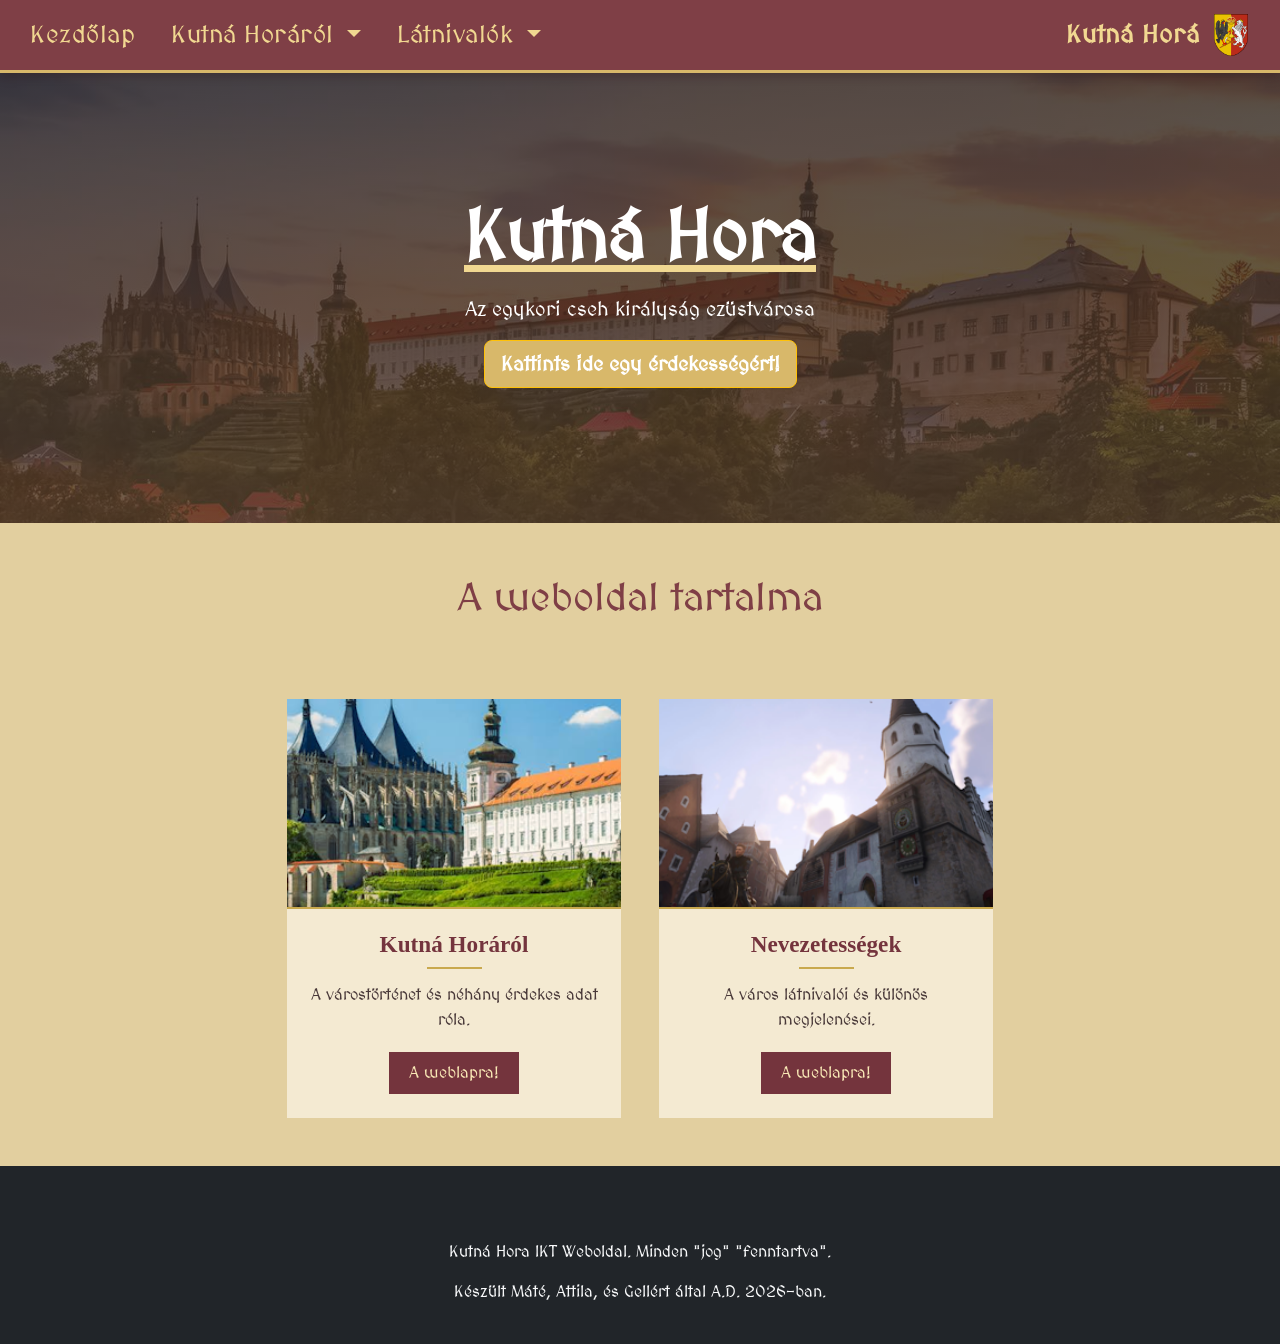
<file: index.html>
<!DOCTYPE html>
<html lang="hu">
<head>
    <meta charset="UTF-8">
    <meta name="viewport" content="width=device-width, initial-scale=1.0">
    <link rel="stylesheet" href="https://fonts.googleapis.com/css?family=MedievalSharp">
    <link href="https://cdn.jsdelivr.net/npm/bootstrap@5.3.8/dist/css/bootstrap.min.css" rel="stylesheet" integrity="sha384-sRIl4kxILFvY47J16cr9ZwB07vP4J8+LH7qKQnuqkuIAvNWLzeN8tE5YBujZqJLB" crossorigin="anonymous">
    <link rel="stylesheet" href="style.css">
    <title>Kutná Hora</title>
</head>
<body style="font-family: 'MedievalSharp', cursive;">
<nav class="navbar navbar-expand-lg bg-body-tertiary">
  <div class="container-fluid">
    <a class="navbar-brand" href="#">Kutná Horá</a>
    <button class="navbar-toggler" type="button" data-bs-toggle="collapse" data-bs-target="#navbarSupportedContent" aria-controls="navbarSupportedContent" aria-expanded="false" aria-label="Toggle navigation">
      <span class="navbar-toggler-icon"></span>
    </button>
    <div class="collapse navbar-collapse" id="navbarSupportedContent">
      <ul class="navbar-nav me-auto mb-2 mb-lg-0">
        <li class="nav-item">
          <a class="nav-link" aria-current="page" href="index.html">Kezdőlap</a>
        </li>
        <li class="nav-item dropdown">
          <a class="nav-link dropdown-toggle" href="kutnahora.html" role="button" data-bs-toggle="dropdown" aria-expanded="false">
            Kutná Horáról
          </a>
          <ul class="dropdown-menu">
            <li><a class="dropdown-item" href="varostortenet">Várostörténet</a></li>
            <li><a class="dropdown-item" href="adatok">Adatok</a></li>
            <li><a class="dropdown-item" href="testvervarosok">Testvérvárosok</a></li>
          </ul>
        </li>
        <li class="nav-item dropdown">
          <a class="nav-link dropdown-toggle" href="kutnahora.html" role="button" data-bs-toggle="dropdown" aria-expanded="false">
            Látnivalók
          </a>
          <ul class="dropdown-menu">
            <li><a class="dropdown-item" href="latnivalok.html">Látnivalók</a></li>
            <li><a class="dropdown-item" href="adatok">Kingdom Come: Deliverance</a></li>
          </ul>
        </li>
      </ul>
    </div>
  </div>
</nav>
<header class="hero text-center">
    <div class="container">
        <h1>Kutná Hora</h1>
        <p class="lead mt-3">
            Az egykori cseh királyság ezüstvárosa
        </p>
        <button id="funfactBtn" class="btn btn-warning text-white btn-lg">
            Kattints ide egy érdekességért!
        </button>
        <br>
        <br>
        <p id="funfact">📜 A város neve valószínűleg a német Kutte (azaz akna) szóból ered.</p>
    </div>
</header>
<section id="szekcio1">
</section>
<section id="szekcio2">
    <div class="container">
        <h2 class="section-title">
            A weboldal tartalma
        </h2>
<div class="container py-5">
    <div class="row justify-content-center g-4">
        <div class="col-12 col-md-6 col-lg-4 d-flex justify-content-center">
            <div class="kutna-card">
                <img src="kep1.png" class="kutna-img" alt="Krutná Hora">

                <div class="kutna-body">
                    <h5 class="kutna-title">Kutná Horáról</h5>

                    <p class="kutna-text">
                        A várostörténet és néhány érdekes adat róla.
                    </p>

                    <a href="kutnahora.html" class="kutna-button">
                        A weblapra!
                    </a>
                </div>
            </div>
        </div>
        <div class="col-12 col-md-6 col-lg-4 d-flex justify-content-center">
            <div class="kutna-card">
                <img src="kep2.png" class="kutna-img" alt="Nevezetességek">

                <div class="kutna-body">
                    <h5 class="kutna-title">Nevezetességek</h5>

                    <p class="kutna-text">
                        A város látnivalói és különös megjelenései.
                    </p>

                    <a href="nevezetessegek.html" class="kutna-button">
                        A weblapra!
                    </a>
                </div>
            </div>
        </div>
    </div>
</div>
</section>
<footer class="bg-dark text-light py-4">
    <div class="container text-center">
      <p>Kutná Hora IKT Weboldal. Minden "jog" "fenntartva".</p>
      <p>Készült Máté, Attila, és Gellért által A.D. 2026-ban.</p>
    </div>
<script src="https://cdn.jsdelivr.net/npm/bootstrap@5.3.8/dist/js/bootstrap.bundle.min.js"></script>
<script src="index.js"></script>
</body>
</html>
</file>
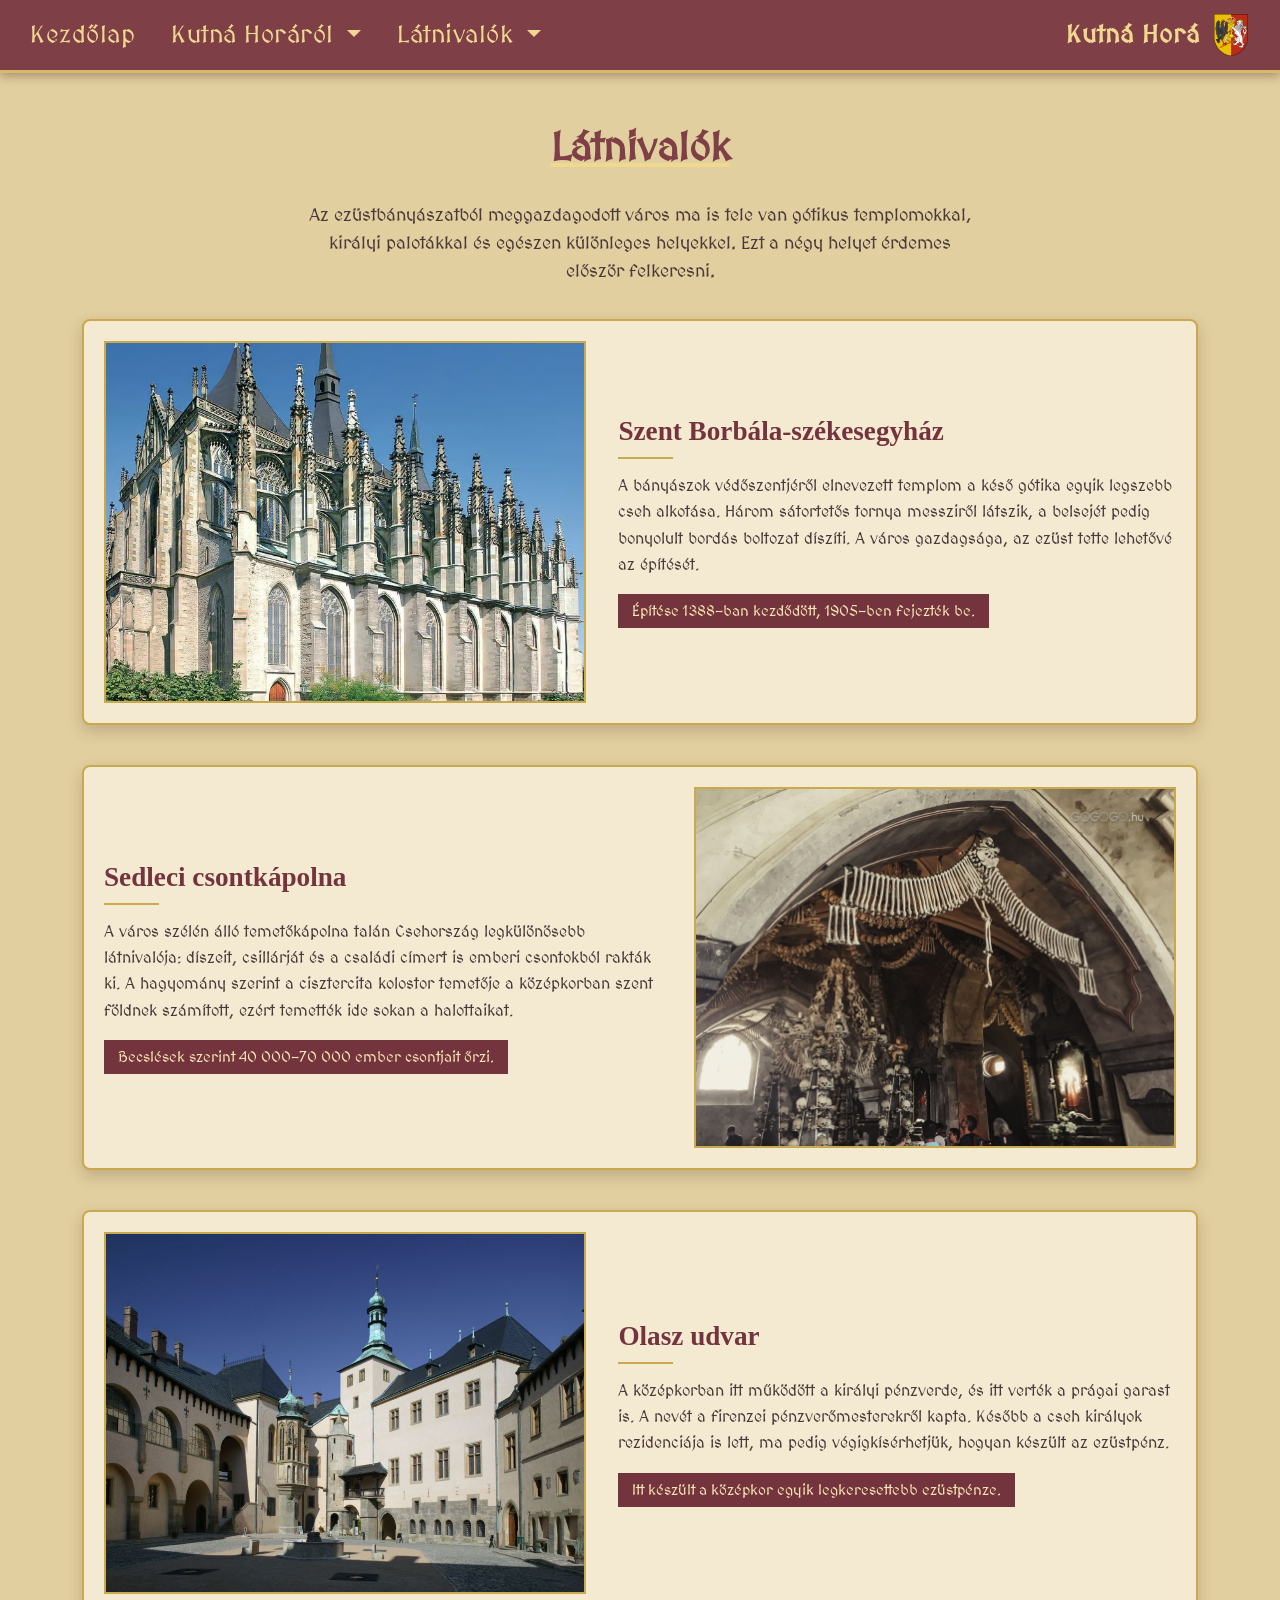
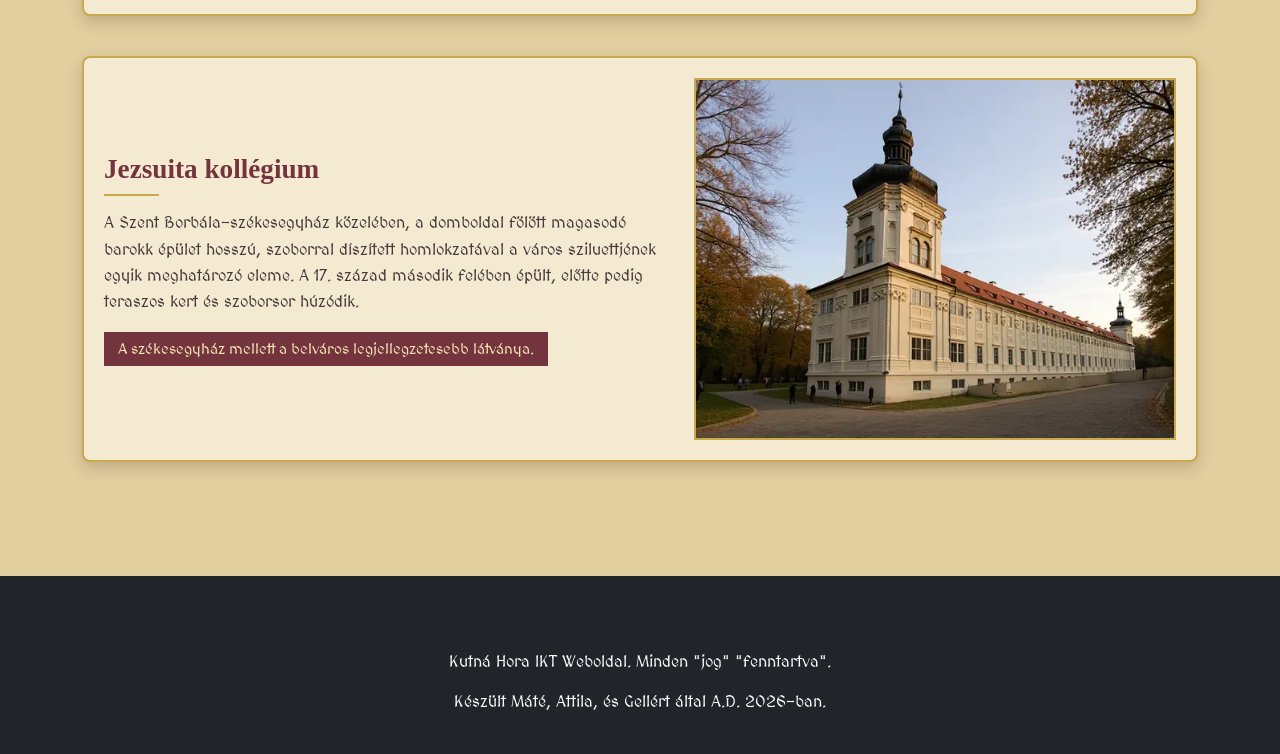
<file: latnivalok.html>
<!DOCTYPE html>
<html lang="hu">
<head>
    <meta charset="UTF-8">
    <meta name="viewport" content="width=device-width, initial-scale=1.0">
    <link rel="stylesheet" href="https://fonts.googleapis.com/css?family=MedievalSharp">
    <link href="https://cdn.jsdelivr.net/npm/bootstrap@5.3.8/dist/css/bootstrap.min.css" rel="stylesheet" integrity="sha384-sRIl4kxILFvY47J16cr9ZwB07vP4J8+LH7qKQnuqkuIAvNWLzeN8tE5YBujZqJLB" crossorigin="anonymous">
    <link rel="stylesheet" href="style.css">
    <title>Látnivalók – Kutná Hora</title>
</head>
<body style="font-family: 'MedievalSharp', cursive;">
<nav class="navbar navbar-expand-lg bg-body-tertiary">
  <div class="container-fluid">
    <a class="navbar-brand" href="#">Kutná Horá</a>
    <button class="navbar-toggler" type="button" data-bs-toggle="collapse" data-bs-target="#navbarSupportedContent" aria-controls="navbarSupportedContent" aria-expanded="false" aria-label="Toggle navigation">
      <span class="navbar-toggler-icon"></span>
    </button>
    <div class="collapse navbar-collapse" id="navbarSupportedContent">
      <ul class="navbar-nav me-auto mb-2 mb-lg-0">
        <li class="nav-item">
          <a class="nav-link" aria-current="page" href="index.html">Kezdőlap</a>
        </li>
        <li class="nav-item dropdown">
          <a class="nav-link dropdown-toggle" href="kutnahora.html" role="button" data-bs-toggle="dropdown" aria-expanded="false">
            Kutná Horáról
          </a>
          <ul class="dropdown-menu">
            <li><a class="dropdown-item" href="varostortenet">Várostörténet</a></li>
            <li><a class="dropdown-item" href="adatok">Adatok</a></li>
            <li><a class="dropdown-item" href="testvervarosok">Testvérvárosok</a></li>
          </ul>
        </li>
        <li class="nav-item dropdown">
          <a class="nav-link dropdown-toggle" href="kutnahora.html" role="button" data-bs-toggle="dropdown" aria-expanded="false">
            Látnivalók
          </a>
          <ul class="dropdown-menu">
            <li><a class="dropdown-item" href="latnivalok.html">Látnivalók</a></li>
            <li><a class="dropdown-item" href="adatok">Kingdom Come: Deliverance</a></li>
          </ul>
        </li>
      </ul>
    </div>
  </div>
</nav>

<main id="latnivalok">
    <div class="container">
        <h1 class="section-title">Látnivalók</h1>
        <p class="latnivalok-intro">
            Az ezüstbányászatból meggazdagodott város ma is tele van gótikus templomokkal,
            királyi palotákkal és egészen különleges helyekkel. Ezt a négy helyet érdemes
            először felkeresni.
        </p>
    </div>

    <div class="container py-4">

        <article class="sight">
            <div class="sight-media">
                <img src="3d90d42373c7684c.avif" alt="A Szent Borbála-székesegyház és a jezsuita kollégium Kutná Horában">
            </div>
            <div class="sight-body">
                <h2 class="sight-title">Szent Borbála-székesegyház</h2>
                <p class="sight-text">
                    A bányászok védőszentjéről elnevezett templom a késő gótika egyik
                    legszebb cseh alkotása. Három sátortetős tornya messziről látszik,
                    a belsejét pedig bonyolult bordás boltozat díszíti. A város
                    gazdagsága, az ezüst tette lehetővé az építését.
                </p>
                <span class="sight-fact">Építése 1388-ban kezdődött, 1905-ben fejezték be.</span>
            </div>
        </article>

        <article class="sight sight-reverse">
            <div class="sight-media">
                <img src="Kutna-Hora-Sedleci-osszarium-2018_-5-of-19.jpg" alt="A sedleci csontkápolna belseje">
            </div>
            <div class="sight-body">
                <h2 class="sight-title">Sedleci csontkápolna</h2>
                <p class="sight-text">
                    A város szélén álló temetőkápolna talán Csehország legkülönösebb
                    látnivalója: díszeit, csillárját és a családi címert is emberi
                    csontokból rakták ki. A hagyomány szerint a cisztercita kolostor
                    temetője a középkorban szent földnek számított, ezért temették ide
                    sokan a halottaikat.
                </p>
                <span class="sight-fact">Becslések szerint 40 000–70 000 ember csontjait őrzi.</span>
            </div>
        </article>

        <article class="sight">
            <div class="sight-media">
                <img src="Vlassky-dvur-(1)-zmenseno.jpg" alt="Az Olasz udvar, a királyi pénzverde Kutná Horában">
            </div>
            <div class="sight-body">
                <h2 class="sight-title">Olasz udvar</h2>
                <p class="sight-text">
                    A középkorban itt működött a királyi pénzverde, és itt verték a
                    prágai garast is. A nevét a firenzei pénzverőmesterekről kapta.
                    Később a cseh királyok rezidenciája is lett, ma pedig
                    végigkísérhetjük, hogyan készült az ezüstpénz.
                </p>
                <span class="sight-fact">Itt készült a középkor egyik legkeresettebb ezüstpénze.</span>
            </div>
        </article>

        <article class="sight sight-reverse">
            <div class="sight-media">
                <img src="b0dc460d28bd8a628de50682d22bd1c4.webp" alt="A jezsuita kollégium hosszú homlokzata">
            </div>
            <div class="sight-body">
                <h2 class="sight-title">Jezsuita kollégium</h2>
                <p class="sight-text">
                    A Szent Borbála-székesegyház közelében, a domboldal fölött magasodó
                    barokk épület hosszú, szoborral díszített homlokzatával a város
                    sziluettjének egyik meghatározó eleme. A 17. század második felében
                    épült, előtte pedig teraszos kert és szoborsor húzódik.
                </p>
                <span class="sight-fact">A székesegyház mellett a belváros legjellegzetesebb látványa.</span>
            </div>
        </article>

    </div>
</main>

<footer class="bg-dark text-light py-4">
    <div class="container text-center">
      <p>Kutná Hora IKT Weboldal. Minden "jog" "fenntartva".</p>
      <p>Készült Máté, Attila, és Gellért által A.D. 2026-ban.</p>
    </div>
</footer>
<script src="https://cdn.jsdelivr.net/npm/bootstrap@5.3.8/dist/js/bootstrap.bundle.min.js"></script>
</body>
</html>
</file>
<file: style.css>
.navbar {
    background-color: #7f3f46 !important;
    border-bottom: 3px solid #d8b86a;
    box-shadow: 0 3px 10px rgba(50, 20, 20, 0.35);
    display: flex;
}

.navbar .container-fluid {
    display: flex;
    align-items: center;
}

.navbar-brand{
    order: 2;
    margin-left: auto;
    color: #f1d891 !important;
    font-size: 25px;
    font-weight: bold;
    letter-spacing: 1px;
    display: flex;
    align-items: center;
    gap: 10px;
}

.navbar-brand::after {
    content: "";
    display: inline-block;
    width: 42px;
    height: 42px;
    background-image: url("kutnahora.webp");
    background-size: contain;
    background-repeat: no-repeat;
    background-position: center;
}

.navbar .navbar-collapse {
    order: 1;
}

.navbar .nav-link {
    color: #f1d891 !important;
    font-size: 25px;
    letter-spacing: 0.5px;
    padding-left: 18px !important;
    padding-right: 18px !important;

    transition: all 0.2s ease;
}

.navbar .nav-link:hover {
    color: #fff0b5 !important;
    background-color: rgba(60, 20, 25, 0.25);
}

.navbar .nav-link.active {
    color: #fff0b5 !important;
    font-weight: bold;
}

.navbar .dropdown-menu {
    background-color: #71373e;
    border: 1px solid #d8b86a;
    border-radius: 0;
    box-shadow: 0 5px 12px rgba(40, 15, 15, 0.4);
    padding: 6px 0;
}

.navbar .dropdown-item {
    color: #f1d891 !important;
    padding: 9px 18px;
    transition: all 0.2s ease;
}

.navbar .dropdown-item:hover {
    background-color: #8f4b53;
    color: #fff0b5 !important;
}

#szekcio1{
    background-color: #F1E4C3;
}

#szekcio2{
    background-color: #E2CF9F;
}

h1{
    font-weight: bold;
    font-size: 70px;
    text-decoration: underline #f1d891;
}

.gomb{
    background-color: #f1d891;
}

.btn-warning{
    background-color: #d8b86a;
    font-weight: bold;
}

.btn-warning:hover, .btn-warning:focus, .btn-warning:active{
    background-color: #f1d891
}

.hero {
    background: linear-gradient(
        rgba(45, 35, 29, 0.8),
        rgba(80, 57, 42, 0.8)
    ),
    url("hero.png")
    center/cover;
    min-height: 450px;
    display: flex;
    align-items: center;
    justify-content: center;
    color: white;
}

.container{
    padding-top: 50px;
}

.section-title{
    font-size: 2.5rem;
    margin-bottom: 30px;
    text-align: center;
    color: #7f3f46;
}

.kutna{
    width: 100%;
    max-width: 360px;
    overflow: hidden;
    background: #f4ead2;
    border: 2px solid #c9a94e;
    border-radius: 8px;
    transition:
        transform 0.25s ease,
        box-shadow 0.25s ease,
        border-color 0.25s ease;
}

.kutna:hover {
    border-color: #e0bd58;
    box-shadow:
        0 10px 25px rgba(55, 25, 25, 0.35),
        0 0 0 1px rgba(201, 169, 78, 0.25);
}

.kutna-img {
    display: block;
    width: 100%;
    height: 210px;
        background: linear-gradient(
        rgba(45, 35, 29, 0.8),
        rgba(80, 57, 42, 0.8)
    );
    object-fit: cover;
    border-bottom: 2px solid #c9a94e;
}

.kutna-body {
    padding: 22px 22px 24px;
    text-align: center;
}

.kutna-title {
    margin: 0 0 10px;
    color: #74343d;
    font-family: Georgia, "Times New Roman", serif;
    font-size: 1.45rem;
    font-weight: bold;
    position: relative;
}

.kutna-title::after {
    content: "";
    display: block;
    width: 55px;
    height: 2px;
    margin: 9px auto 0;
    background: #c9a94e;
}

.kutna-text {
    margin: 14px auto 20px;
    max-width: 290px;
    color: #493939;
    font-size: 0.98rem;
    line-height: 1.55;
}

.kutna-button {
    display: inline-block;
    padding: 9px 20px;
    background: #74343d;
    color: #f8e7b5;
    text-decoration: none;
    transition:
        color 0.2s ease,
        transform 0.2s ease;
}

.kutna-button:hover {
    background: #8b4149;
    color: #fff2c9;
}

.kutna-card{
    background-color: #f4ead2;
}

/*note to self, itt kezdődik el a latnivalok.html :DDDDD*/
#latnivalok{
    background-color: #E2CF9F;
    padding-bottom: 50px;
}

.latnivalok-intro{
    max-width: 680px;
    margin: 0 auto 10px;
    text-align: center;
    color: #493939;
    font-size: 1.1rem;
    line-height: 1.6;
}

.sight{
    display: flex;
    align-items: center;
    gap: 32px;
    margin-bottom: 40px;
    padding: 20px;
    background: #f4ead2;
    border: 2px solid #c9a94e;
    border-radius: 8px;
    box-shadow: 0 6px 16px rgba(55, 25, 25, 0.2);
}

.sight.sight-reverse{
    flex-direction: row-reverse;
}

.sight-media{
    flex: 0 0 45%;
    max-width: 45%;
    aspect-ratio: 4 / 3;
    overflow: hidden;
    border: 2px solid #c9a94e;
    background: linear-gradient(rgba(45, 35, 29, 0.8), rgba(80, 57, 42, 0.8));
}

.sight-media img{
    display: block;
    width: 100%;
    height: 100%;
    object-fit: cover;
    color: #f1d891;
}

.sight-body{
    flex: 1;
}

.sight-title{
    margin: 0 0 10px;
    color: #74343d;
    font-family: Georgia, "Times New Roman", serif;
    font-size: 1.7rem;
    font-weight: bold;
}

.sight-title::after{
    content: "";
    display: block;
    width: 55px;
    height: 2px;
    margin-top: 9px;
    background: #c9a94e;
}

.sight-text{
    margin: 14px 0 0;
    color: #493939;
    font-size: 1rem;
    line-height: 1.65;
}

.sight-fact{
    display: inline-block;
    margin-top: 16px;
    padding: 6px 14px;
    background: #74343d;
    color: #f8e7b5;
    font-size: 0.92rem;
}

@media (max-width: 767.98px){
    .sight,
    .sight.sight-reverse{
        flex-direction: column;
        gap: 18px;
    }

    .sight-media{
        flex: none;
        max-width: 100%;
        width: 100%;
    }
}
</file>
